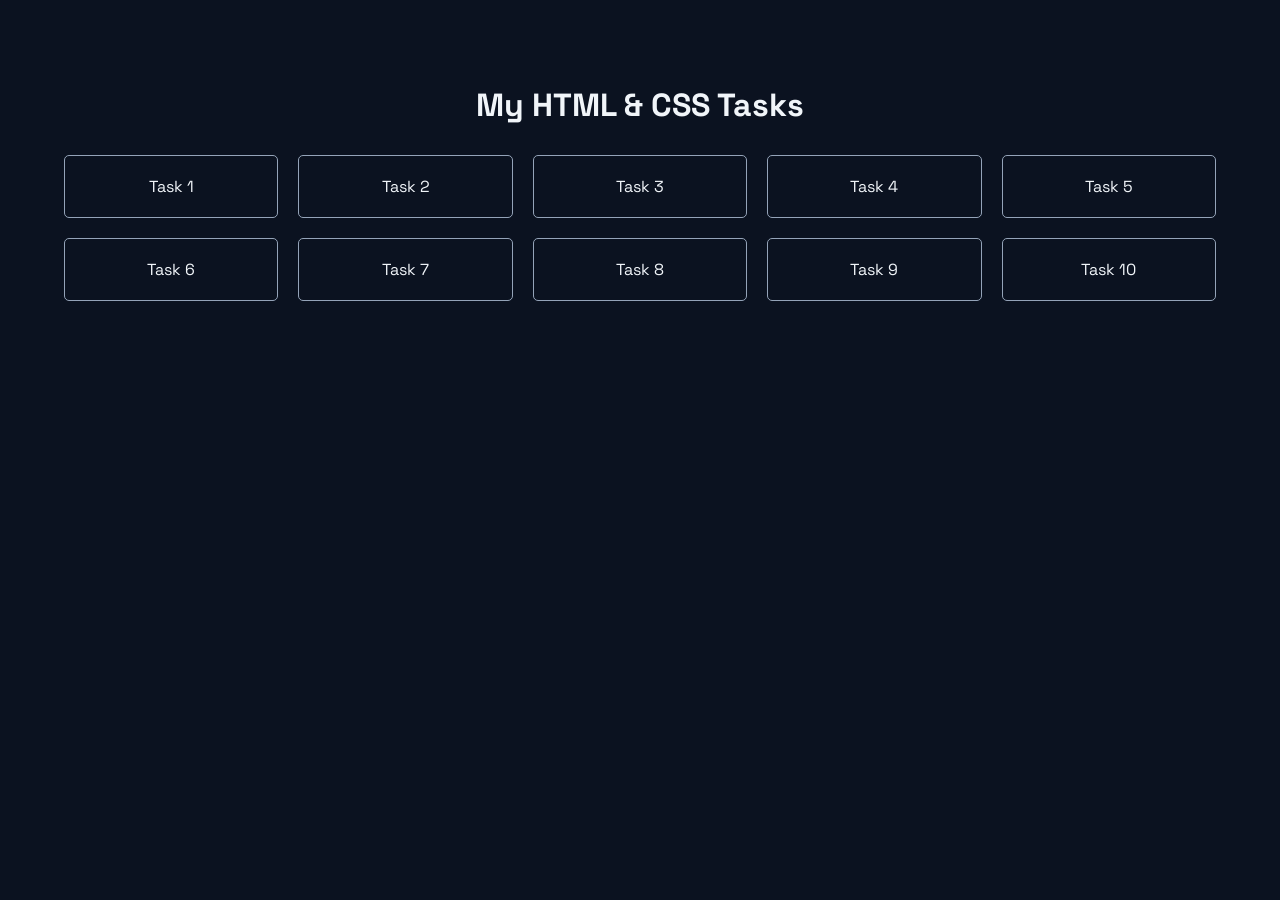
<file: index.html>
<!doctype html>
<html lang="en">
  <head>
    <head>
      <meta charset="UTF-8" />
      <meta name="viewport" content="width=device-width, initial-scale=1.0" />
      <link
        href="https://fonts.googleapis.com/css2?family=Space+Grotesk:wght@300..700&display=swap"
        rel="stylesheet"
      />
      <title>Main File</title>
      <link rel="stylesheet" href="../global.css" />
      <style>
        h1 {
          text-align: center;
          margin-bottom: 30px;
        }

        .links {
          display: grid;
          grid-template-columns: repeat(auto-fit, minmax(200px, 1fr));
          gap: 20px;
        }

        a {
          text-decoration: none;
          padding: 20px;
          border-radius: 5px;
          text-align: center;
          color: var(--primary-color);
          border: 1px solid var(--color-text-secondary);
        }

        a:hover {
          transform: translateY(-5px);
          color: #10b981;
        }
      </style>
    </head>
  </head>
  <body>
    <h1>My HTML & CSS Tasks</h1>

    <div class="links">
      <a href="./task-1/index.html">Task 1</a>
      <a href="./task-2/index.html">Task 2</a>
      <a href="./task-3/index.html">Task 3</a>
      <a href="./task-4/index.html">Task 4</a>
      <a href="./task-5/index.html">Task 5</a>
      <a href="./task-6/index.html">Task 6</a>
      <a href="./task-7/index.html">Task 7</a>
      <a href="./task-8/index.html">Task 8</a>
      <a href="./task-9/index.html">Task 9</a>
      <a href="./task-10/index.html">Task 10</a>
    </div>
  </body>
</html>
</file>
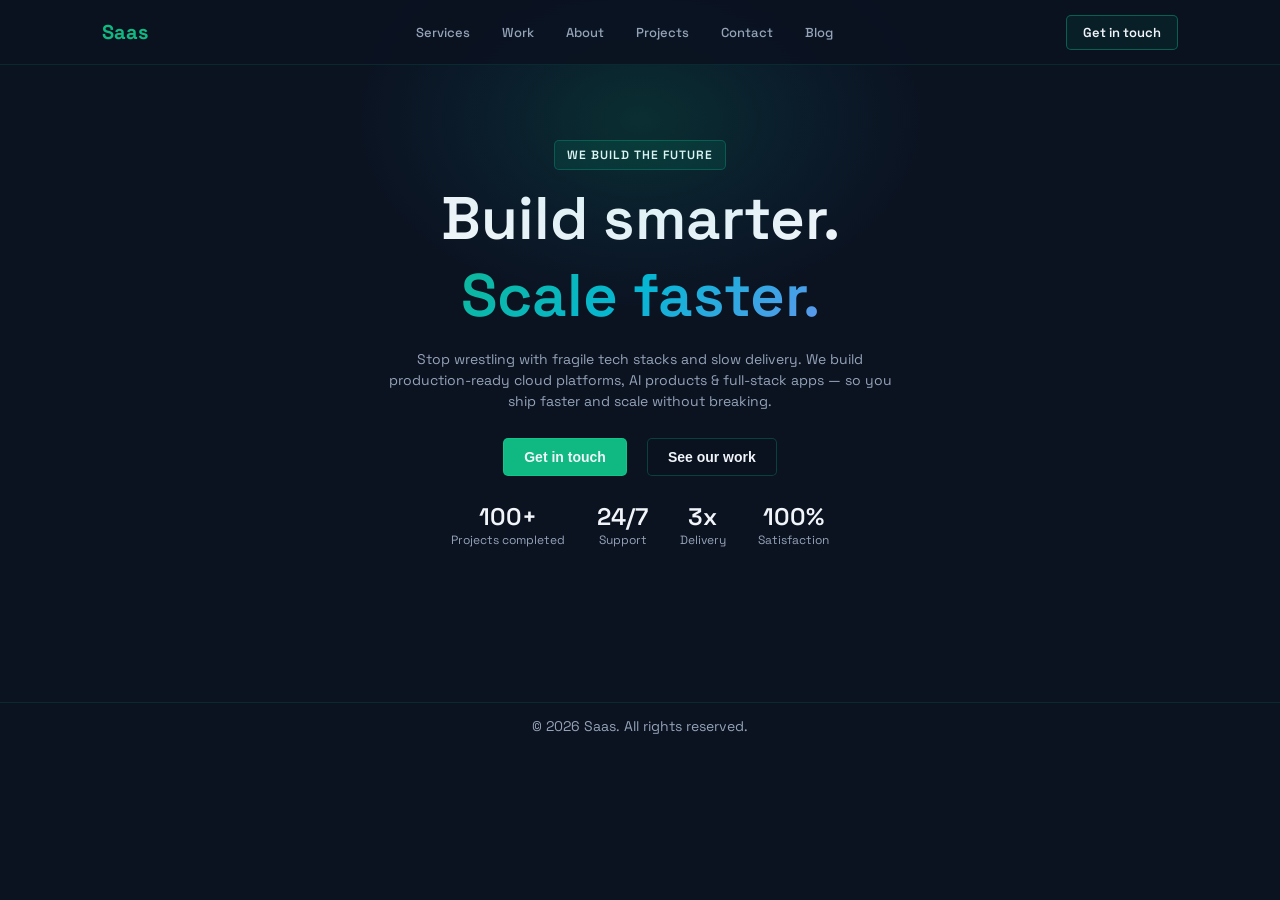
<file: task-1/index.html>
<html>
  <head>
    <title>Task 1</title>
    <link rel="stylesheet" href="style.css" />
    <link
      href="https://fonts.googleapis.com/css2?family=Space+Grotesk:wght@300..700&display=swap"
      rel="stylesheet"
    />
  </head>
  <body>
    <header class="navbar">
      <div class="navbar-containers">
        <h2 class="navbar-name">Saas</h2>
      </div>

      <div class="navbar-containers navbar-containers-1">
        <nav class="navbar-links">
          <a href="#services">Services</a>
          <a href="#work">Work</a>
          <a href="#about">About</a>
          <a href="#projects">Projects</a>
          <a href="#contact">Contact</a>
          <a href="#blog">Blog</a>
        </nav>
      </div>

      <div class="navbar-containers navbar-containers-2">
        <a href="#contact" class="navbar-cta"> Get in touch </a>
      </div>
    </header>

    <main>
      <div class="hero-container">
        <div>
          <p class="hero-badge">We build the future</p>
          <h1 class="hero-name">Build smarter.</h1>
          <h1 class="hero-name" id="secondary-hero-name">Scale faster.</h1>
          <p class="hero-description">
            Stop wrestling with fragile tech stacks and slow delivery. We build
            production-ready cloud platforms, AI products & full-stack apps — so
            you ship faster and scale without breaking.
          </p>
        </div>
        <div class="hero-button-container">
          <button class="primary-btn">Get in touch</button>

          <button class="secondary-btn">See our work</button>
        </div>

        <div>
          <div class="metrics-container">
            <div class="metric-item">
              <h2 class="metric-value">100+</h2>
              <p class="metric-label">Projects completed</p>
            </div>
            <div class="metric-item">
              <h2 class="metric-value">24/7</h2>
              <p class="metric-label">Support</p>
            </div>
            <div class="metric-item">
              <h2 class="metric-value">3x</h2>
              <p class="metric-label">Delivery</p>
            </div>
            <div class="metric-item">
              <h2 class="metric-value">100%</h2>
              <p class="metric-label">Satisfaction</p>
            </div>
          </div>
        </div>
      </div>
    </main>

    <footer class="footer">
      <p class="footer-text">© 2026 Saas. All rights reserved.</p>
    </footer>
  </body>
</html>
</file>
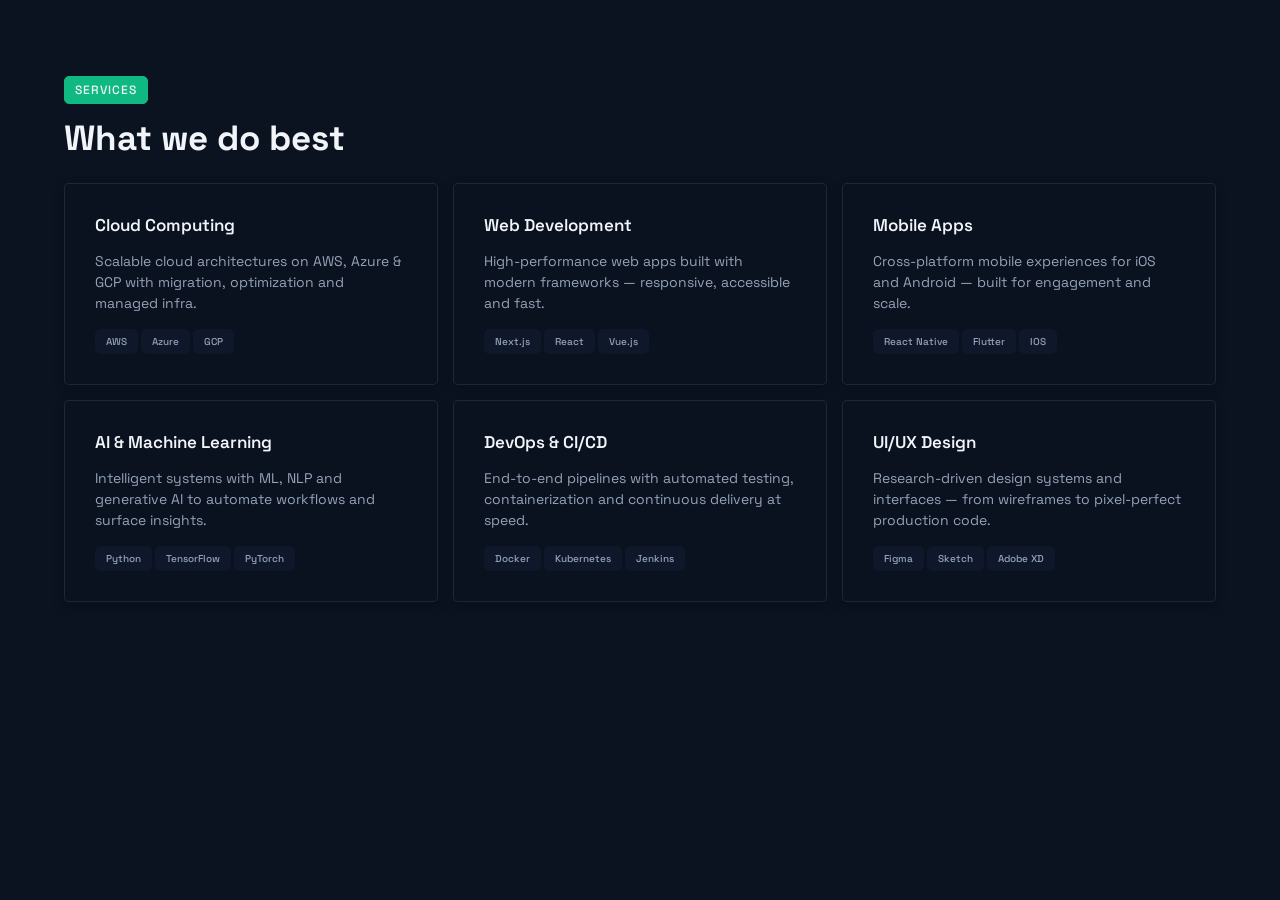
<file: task-2/index.html>
<html>
  <head>
    <title>Task 2 - Cards</title>
    <link rel="stylesheet" href="style.css" />
    <link
      href="https://fonts.googleapis.com/css2?family=Space+Grotesk:wght@300..700&display=swap"
      rel="stylesheet"
    />
  </head>
  <body>
    <div>
      <p class="card-badge">SERVICES</p>
      <h1 class="card-header">What we do best</h1>
    </div>
    <div class="cards-container">
      <div class="card">
        <h3 class="card-name">Cloud Computing</h3>
        <p class="card-description">
          Scalable cloud architectures on AWS, Azure & GCP with migration,
          optimization and managed infra.
        </p>
        <div class="card-tags">
          <span class="tag">AWS</span>
          <span class="tag">Azure</span>
          <span class="tag">GCP</span>
        </div>
      </div>

      <div class="card">
        <h3 class="card-name">Web Development</h3>
        <p class="card-description">
          High-performance web apps built with modern frameworks — responsive,
          accessible and fast.
        </p>
        <div class="card-tags">
          <span class="tag">Next.js</span>
          <span class="tag">React</span>
          <span class="tag">Vue.js</span>
        </div>
      </div>

      <div class="card">
        <h3 class="card-name">Mobile Apps</h3>
        <p class="card-description">
          Cross-platform mobile experiences for iOS and Android — built for
          engagement and scale.
        </p>
        <div class="card-tags">
          <span class="tag">React Native</span>
          <span class="tag">Flutter</span>
          <span class="tag">IOS</span>
        </div>
      </div>

      <div class="card">
        <h3 class="card-name">AI & Machine Learning</h3>
        <p class="card-description">
          Intelligent systems with ML, NLP and generative AI to automate
          workflows and surface insights.
        </p>
        <div class="card-tags">
          <span class="tag">Python</span>
          <span class="tag">TensorFlow</span>
          <span class="tag">PyTorch</span>
        </div>
      </div>

      <div class="card">
        <h3 class="card-name">DevOps & CI/CD</h3>
        <p class="card-description">
          End-to-end pipelines with automated testing, containerization and
          continuous delivery at speed.
        </p>
        <div class="card-tags">
          <span class="tag">Docker</span>
          <span class="tag">Kubernetes</span>
          <span class="tag">Jenkins</span>
        </div>
      </div>

      <div class="card">
        <h3 class="card-name">UI/UX Design</h3>
        <p class="card-description">
          Research-driven design systems and interfaces — from wireframes to
          pixel-perfect production code.
        </p>
        <div class="card-tags">
          <span class="tag">Figma</span>
          <span class="tag">Sketch</span>
          <span class="tag">Adobe XD</span>
        </div>
      </div>
    </div>
  </body>
</html>
</file>
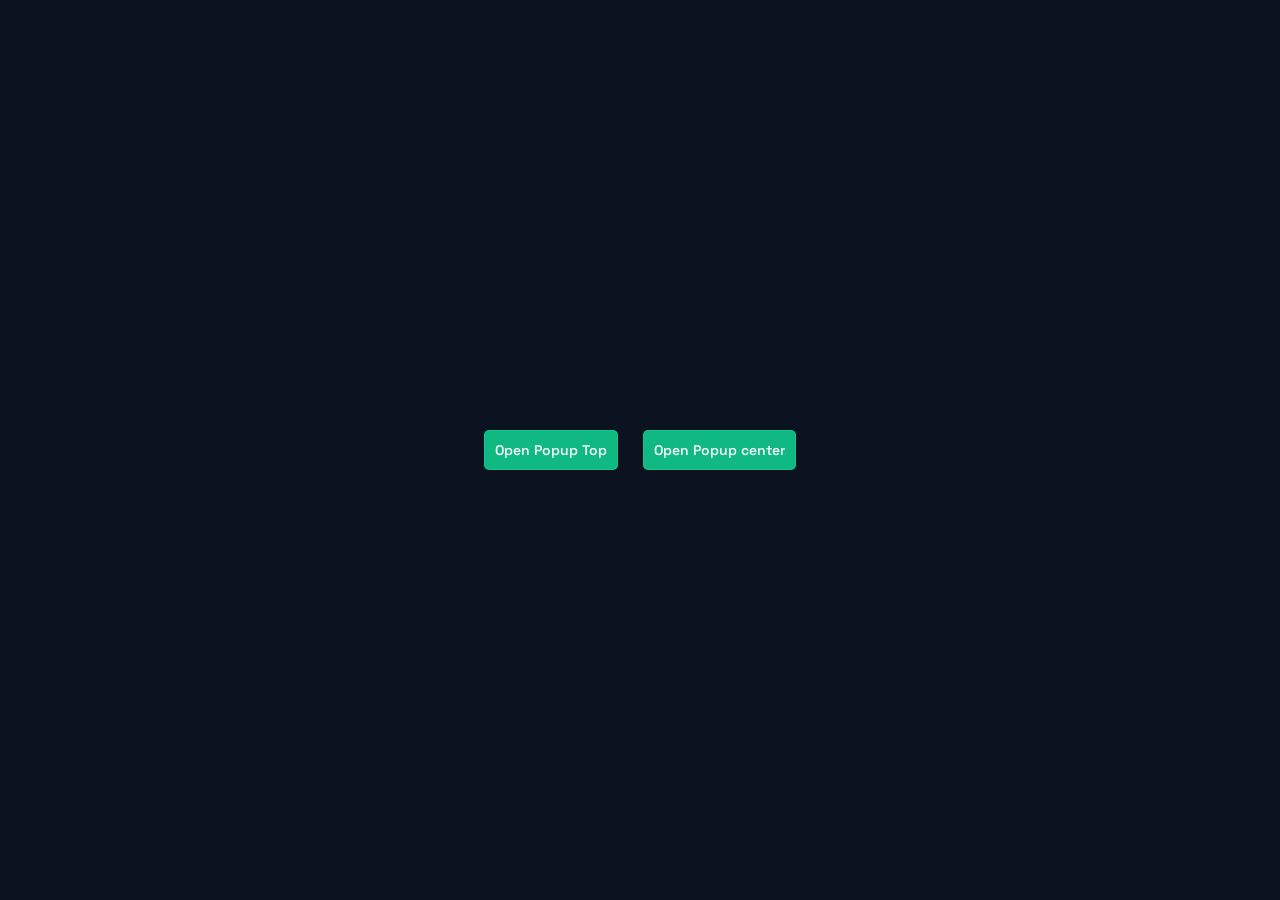
<file: task-5/index.html>
<!doctype html>
<html lang="en">
  <head>
    <meta charset="UTF-8" />
    <meta name="viewport" content="width=device-width, initial-scale=1.0" />
    <link rel="stylesheet" href="styles.css" />
    <link
      href="https://fonts.googleapis.com/css2?family=Space+Grotesk:wght@300..700&display=swap"
      rel="stylesheet"
    />
    <title>Task 5 - Popup</title>
  </head>
  <body>
    <div class="button-container">
      <a href="#modal1" class="primary-btn">Open Popup Top</a>
      <a href="#modal" class="primary-btn">Open Popup center</a>
    </div>

    <div id="modal" class="modal">
      <a href="#" class="modal-overlay"></a>
      <div class="modal-content">
        <div class="modal-header">
          <h2>Warning</h2>
          <a href="#" class="close-button">&times;</a>
        </div>
        <p>
          The IPL season is just around the corner, bringing excitement, intense
          rivalries, and unforgettable moments.
        </p>

        <div class="modal-footer">
          <a href="#" class="primary-btn">Subscribe</a>
          <a href="#" class="secondary-btn">Cancel</a>
        </div>
      </div>
    </div>

    <div id="modal1" class="modal1">
      <a href="#" class="modal-overlay"></a>
      <div class="modal-content">
        <div class="modal-header">
          <h2>Warning</h2>
          <a href="#" class="close-button">&times;</a>
        </div>
        <p>
          The IPL season is just around the corner, bringing excitement, intense
          rivalries, and unforgettable moments.
        </p>

        <div class="modal-footer">
          <a href="#" class="primary-btn">Subscribe</a>
          <a href="#" class="secondary-btn">Cancel</a>
        </div>
      </div>
    </div>
  </body>
</html>
</file>
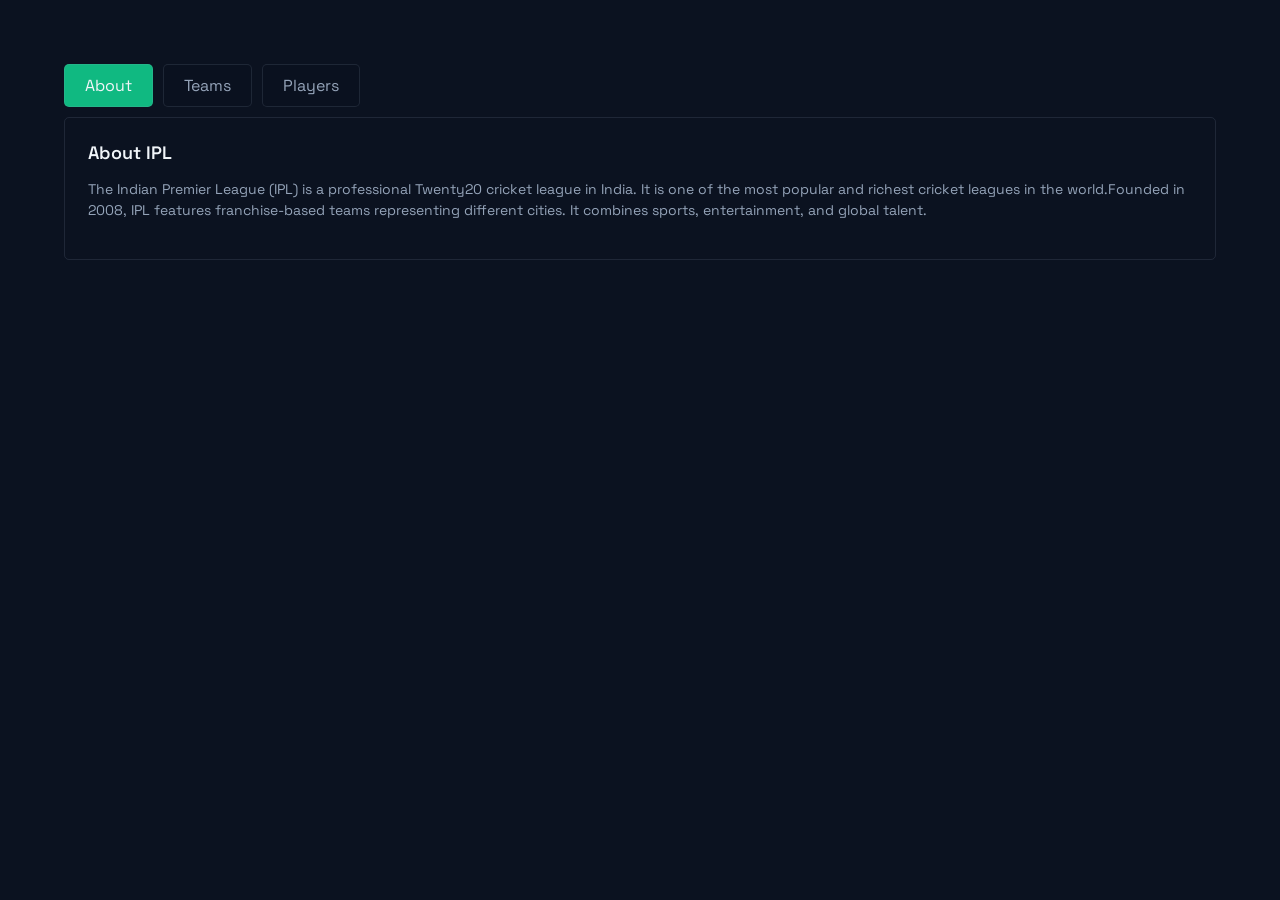
<file: task-6/index.html>
<!doctype html>
<html lang="en">
  <head>
    <meta charset="UTF-8" />
    <meta name="viewport" content="width=device-width, initial-scale=1.0" />
    <link
      href="https://fonts.googleapis.com/css2?family=Space+Grotesk:wght@300..700&display=swap"
      rel="stylesheet"
    />
    <title>Task -6 Tabbed Content</title>
    <link rel="stylesheet" href="styles.css" />
  </head>
  <body>
    <div class="tabs">
      <input type="radio" name="tab" id="about" checked />
      <input type="radio" name="tab" id="teams" />
      <input type="radio" name="tab" id="players" />

      <div class="tab-labels">
        <label for="about">About</label>
        <label for="teams">Teams</label>
        <label for="players">Players</label>
      </div>

      <div class="tab-content">
        <div class="content about">
          <h2>About IPL</h2>
          <p>
            The Indian Premier League (IPL) is a professional Twenty20 cricket
            league in India. It is one of the most popular and richest cricket
            leagues in the world.Founded in 2008, IPL features franchise-based
            teams representing different cities. It combines sports,
            entertainment, and global talent.
          </p>
        </div>

        <div class="content teams">
          <h2>IPL Teams</h2>
          <ol>
            <li>Chennai Super Kings (CSK)</li>
            <li>Mumbai Indians (MI)</li>
            <li>Royal Challengers Bangalore (RCB)</li>
            <li>Kolkata Knight Riders (KKR)</li>
            <li>Delhi Capitals (DC)</li>
            <li>Sunrisers Hyderabad (SRH)</li>
            <li>Rajasthan Royals (RR)</li>
            <li>Lucknow Super Giants (LSG)</li>
            <li>Gujarat Titans (GT)</li>
          </ol>
        </div>

        <div class="content players">
          <h2>Top Players</h2>
          <div>
            <h3>MS Dhoni</h3>
            <p>Captain of CSK, known for finishing matches calmly.</p>
          </div>

          <div>
            <h3>Virat Kohli</h3>
            <p>One of the best batsmen in the world, plays for RCB.</p>
          </div>

          <div>
            <h3>Rohit Sharma</h3>
            <p>Captain of Mumbai Indians, multiple IPL title winner.</p>
          </div>

          <div>
            <h3>Jasprit Bumrah</h3>
            <p>World-class fast bowler, deadly in death overs.</p>
          </div>
        </div>
      </div>
    </div>
  </body>
</html>
</file>
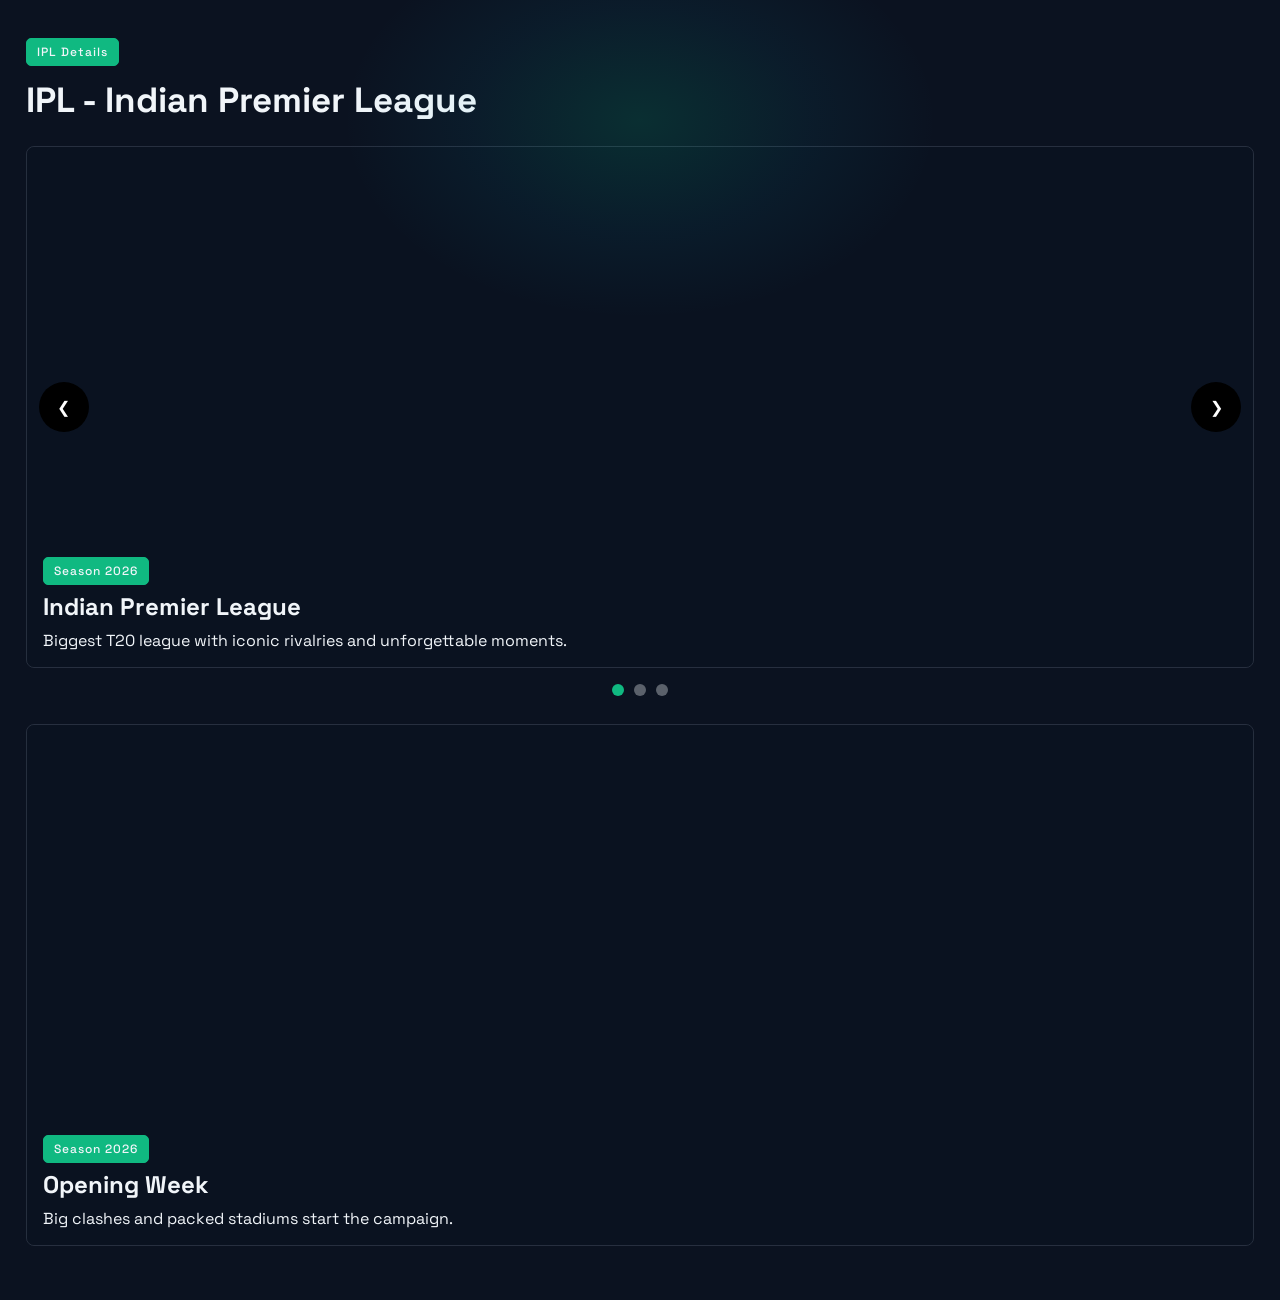
<file: task-7/index.html>
<!doctype html>
<html lang="en">
  <head>
    <meta charset="UTF-8" />
    <meta name="viewport" content="width=device-width, initial-scale=1.0" />
    <link
      href="https://fonts.googleapis.com/css2?family=Space+Grotesk:wght@300..700&display=swap"
      rel="stylesheet"
    />
    <title>Task - 7 Carousel</title>
    <link rel="stylesheet" href="../global.css" />
    <link rel="stylesheet" href="styles.css" />
  </head>
  <body>
    <!-- Carousel header with badges -->
    <div>
      <p class="grid-badge">IPL Details</p>
      <h1 class="grid-header">IPL - Indian Premier League</h1>
    </div>

    <!-- Radio buttons for navigation between images -->
    <input type="radio" name="slider" id="slide1" checked />
    <input type="radio" name="slider" id="slide2" />
    <input type="radio" name="slider" id="slide3" />

    <!-- Carousel image container -->
    <div class="carousel">
      <div class="slides">
        <!-- Carousel Slide - 1 -->
        <div class="slide slide-1">
          <div class="slide-content">
            <p class="grid-badge">Season 2026</p>
            <h2>Indian Premier League</h2>
            <p>
              Biggest T20 league with iconic rivalries and unforgettable
              moments.
            </p>
          </div>
        </div>

        <!-- Carousel Slide - 2 -->
        <div class="slide slide-2">
          <div class="slide-content">
            <p class="grid-badge">Top Performer</p>
            <h2>Virat Kohli</h2>
            <p>
              Consistency, intensity, and match-winning knocks under pressure.
            </p>
          </div>
        </div>

        <!-- Carousel Slide - 3 -->
        <div class="slide slide-3">
          <div class="slide-content">
            <p class="grid-badge">Grand Finale</p>
            <h2>Race For The Trophy</h2>
            <p>Every game counts on the road to lifting the IPL title.</p>
          </div>
        </div>
      </div>

      <!-- Left / Right Buttons -->
      <div class="arrows">
        <label for="slide3" class="arrow prev l1">&#10094;</label>
        <label for="slide2" class="arrow next r1">&#10095;</label>
        <label for="slide1" class="arrow prev l2">&#10094;</label>
        <label for="slide3" class="arrow next r2">&#10095;</label>
        <label for="slide2" class="arrow prev l3">&#10094;</label>
        <label for="slide1" class="arrow next r3">&#10095;</label>
      </div>

      <div class="arrows1">
        <label for="slide3" class="arrow1 prev l1">&#10094;</label>
        <label for="slide2" class="arrow1 next r1">&#10095;</label>
        <label for="slide1" class="arrow1 prev l2">&#10094;</label>
        <label for="slide3" class="arrow1 next r2">&#10095;</label>
        <label for="slide2" class="arrow1 prev l3">&#10094;</label>
        <label for="slide1" class="arrow1 next r3">&#10095;</label>
      </div>
    </div>

    <!-- Responsive labels for navigation -->
    <div class="nav">
      <label for="slide1"></label>
      <label for="slide2"></label>
      <label for="slide3"></label>
    </div>

    <!-- Separate section: auto sliding (CSS only) -->
    <section class="auto-section">
      <div class="auto-wrap">
        <div class="auto-track">
          <div class="auto-slide slide-1">
            <div class="slide-content">
              <p class="grid-badge">Season 2026</p>
              <h2>Opening Week</h2>
              <p>Big clashes and packed stadiums start the campaign.</p>
            </div>
          </div>

          <div class="auto-slide slide-2">
            <div class="slide-content">
              <p class="grid-badge">Top Performer</p>
              <h2>Virat Kohli</h2>
              <p>Composed knocks and strong starts in pressure games.</p>
            </div>
          </div>

          <div class="auto-slide slide-3">
            <div class="slide-content">
              <p class="grid-badge">Grand Finale</p>
              <h2>Title Race</h2>
              <p>Only the best finishers reach the final showdown.</p>
            </div>
          </div>
        </div>
      </div>
    </section>
  </body>
</html>
</file>
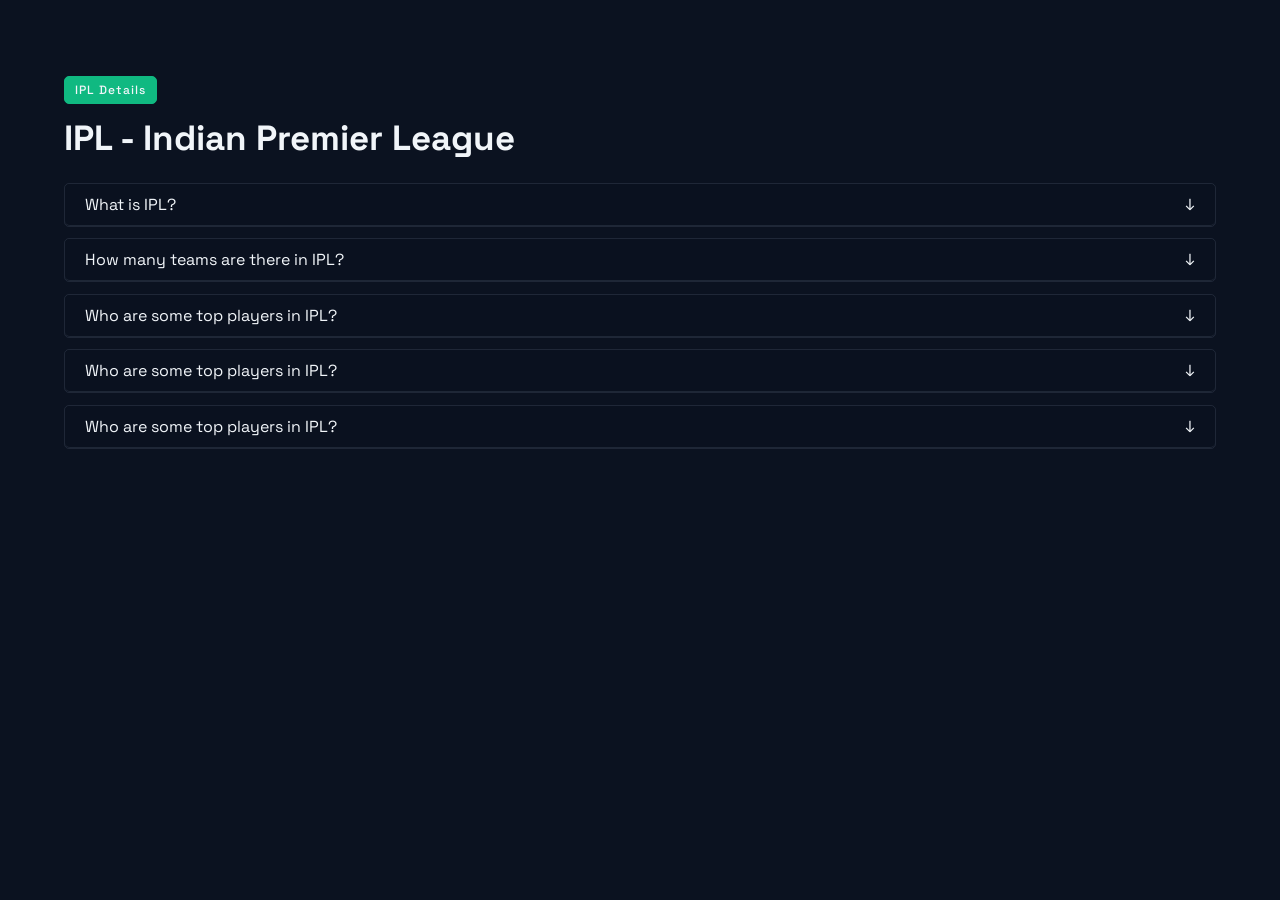
<file: task-8/index.html>
<!doctype html>
<html lang="en">
  <head>
    <meta charset="UTF-8" />
    <meta name="viewport" content="width=device-width, initial-scale=1.0" />
    <link
      href="https://fonts.googleapis.com/css2?family=Space+Grotesk:wght@300..700&display=swap"
      rel="stylesheet"
    />
    <title>Task 8 - Accordion</title>
    <link rel="stylesheet" href="../global.css" />
    <link rel="stylesheet" href="styles.css" />
  </head>
  <body>
    <div>
      <p class="grid-badge">IPL Details</p>
      <h1 class="grid-header">IPL - Indian Premier League</h1>
    </div>
    <div class="accordion">
      <div class="accordion-item">
        <input type="checkbox" id="item1" />
        <label for="item1">What is IPL?</label>
        <div class="content">
          The Indian Premier League (IPL) is a professional Twenty20 cricket
          league in India. It is one of the most popular and richest cricket
          leagues in the world.Founded in 2008, IPL features franchise-based
          teams representing different cities. It combines sports,
          entertainment, and global talent.
        </div>
      </div>

      <div class="accordion-item">
        <input type="checkbox" id="item2" />
        <label for="item2">How many teams are there in IPL?</label>
        <div class="content">
          There are currently 10 teams in the Indian Premier League (IPL):
          Chennai Super Kings (CSK), Mumbai Indians (MI), Royal Challengers
          Bangalore (RCB), Kolkata Knight Riders (KKR), Delhi Capitals (DC),
          Sunrisers Hyderabad (SRH), Rajasthan Royals (RR), Lucknow Super Giants
          (LSG), Gujarat Titans (GT), and Punjab Kings (PBKS).
        </div>
      </div>

      <input type="checkbox" id="item3" class="item3" />

      <div class="accordion-item item3">
        <label for="item3">Who are some top players in IPL?</label>
        <div class="content">
          Some top players in the Indian Premier League (IPL) include MS Dhoni,
          Virat Kohli, Rohit Sharma, AB de Villiers, Andre Russell, Jasprit
          Bumrah, and David Warner. These players have made significant
          contributions to their teams and have been fan favorites over the
          years.
        </div>
      </div>

      <div class="accordion-item item3">
        <label for="item3">Who are some top players in IPL?</label>
        <div class="content">
          Some top players in the Indian Premier League (IPL) include MS Dhoni,
          Virat Kohli, Rohit Sharma, AB de Villiers, Andre Russell, Jasprit
          Bumrah, and David Warner. These players have made significant
          contributions to their teams and have been fan favorites over the
          years.
        </div>
      </div>

      <div class="accordion-item item3">
        <label for="item3">Who are some top players in IPL?</label>
        <div class="content">
          Some top players in the Indian Premier League (IPL) include MS Dhoni,
          Virat Kohli, Rohit Sharma, AB de Villiers, Andre Russell, Jasprit
          Bumrah, and David Warner. These players have made significant
          contributions to their teams and have been fan favorites over the
          years.
        </div>
      </div>
    </div>
  </body>
</html>
</file>
<file: global.css>
:root {
  --color-bg: #0b1220;
  --color-surface: rgba(11, 18, 32, 0.9);
  --color-border: rgba(148, 163, 184, 0.15);
  --color-primary: #10b981;
  --color-text-primary: #f1f5f9;
  --color-text-secondary: #94a3b8;
  --radius-sm: 5px;
}

* {
  box-sizing: border-box;
}

body {
  margin: 0;
  padding: 5%;
  font-family: "Space Grotesk", sans-serif;
  background: var(--color-bg);
  color: var(--color-text-primary);
}

.grid-badge {
  display: inline-block;
  font-size: 12px;
  font-weight: 500;
  color: var(--color-text-primary);
  background: var(--color-primary);
  border: 1px solid var(--color-primary);
  padding: 5px 10px;
  border-radius: var(--radius-sm);
  letter-spacing: 1px;
  margin-bottom: 0;
}

.grid-header {
  font-size: 35px;
  color: var(--color-text-primary);
  margin: 1% 0 2% 0;
  letter-spacing: 0;
}

.primary-btn,
.secondary-btn {
  font-size: 14px;
  font-weight: 600;
  border-radius: var(--radius-sm);
  padding: 10px 20px;
  text-decoration: none;
}

.primary-btn {
  color: var(--color-text-primary);
  background-color: var(--color-primary);
  border: 1px solid rgba(0, 255, 178, 0.2);
}

.secondary-btn {
  color: var(--color-text-primary);
  background: rgba(11, 18, 32, 0.95);
  border: 1px solid rgba(0, 255, 178, 0.2);
}

section::before {
  content: "";
  position: absolute;
  top: -80px;
  left: 50%;
  transform: translateX(-50%);
  width: 600px;
  height: 400px;
  background: radial-gradient(
    ellipse at center,
    rgba(0, 255, 178, 0.12) 0%,
    rgba(6, 182, 212, 0.06) 40%,
    transparent 70%
  );
  z-index: 0;
}
</file>
<file: task-1/style.css>
body {
  margin: 0;
  padding: 0;
  font-family: "Space Grotesk", sans-serif;
  background: rgba(11, 18, 32);
}

.navbar {
  position: fixed;
  top: 0;
  left: 0;
  right: 0;
  height: 64px;
  display: flex;
  align-items: center;
  padding: 0 8%;
  background: rgba(11, 18, 32, 0.85);
  backdrop-filter: blur(14px);
  border-bottom: 1px solid rgba(0, 255, 178, 0.1);
  z-index: 100;
}

.navbar-containers {
  flex: 1;
  display: flex;
  align-items: center;
}

.navbar-containers-1 {
  justify-content: center;
}

.navbar-containers-2 {
  justify-content: flex-end;
}

.navbar-name {
  font-size: 20px;
  font-weight: 800;
  color: #10b981;
  margin-top: 0px;
  margin-bottom: 0px;
}

.navbar-links {
  display: flex;
  gap: 32px;
  margin-right: 32px;
}

.navbar-links a {
  font-size: 13px;
  font-weight: 500;
  color: #94a3b8;
  text-decoration: none;
  transition: color 0.2s ease;
}

.navbar-links a:hover {
  color: #f1f5f9;
}

.navbar-cta {
  font-size: 13px;
  font-weight: 600;
  color: #f1f5f9;
  text-decoration: none;
  padding: 8px 16px;
  border: 1px solid rgba(0, 255, 178, 0.3);
  border-radius: 5px;
  background: rgba(0, 255, 178, 0.06);
}

.navbar-cta:hover {
  background: rgba(0, 255, 178, 0.12);
  border-color: #10b981;
  box-shadow: 0 0 14px rgba(0, 255, 178, 0.2);
}

@media (max-width: 768px) {
  .navbar-links {
    display: none;
  }
}

/* Hero Section */

.hero-container {
  position: relative;
  text-align: center;
  padding: 10% 30% 0% 30%;
  box-sizing: border-box;
  overflow: hidden;
}

.hero-container::before {
  content: "";
  position: absolute;
  top: -80px;
  left: 50%;
  transform: translateX(-50%);
  width: 600px;
  height: 400px;
  background: radial-gradient(
    ellipse at center,
    rgba(0, 255, 178, 0.12) 0%,
    rgba(6, 182, 212, 0.06) 40%,
    transparent 70%
  );
  z-index: 0;
}

.hero-badge {
  display: inline-block;
  font-size: 12px;
  font-weight: 600;
  color: #f1f5f9;
  padding: 6px 12px;
  border-radius: 5px;
  background: rgba(0, 255, 178, 0.08);
  border: 1px solid rgba(0, 255, 178, 0.2);
  letter-spacing: 1px;
  text-transform: uppercase;
  margin-bottom: 10px;
}

.hero-name {
  font-size: 60px;
  font-weight: 600;
  color: #f1f5f9;
  margin-top: 0px;
  margin-bottom: 0px;
}

#secondary-hero-name {
  background: linear-gradient(135deg, #10b981, #06b6d4, #818cf8);
  -webkit-background-clip: text;
  -webkit-text-fill-color: transparent;
  background-clip: text;
  color: transparent;

  -webkit-box-decoration-break: clone;
  box-decoration-break: clone;
}

.hero-description {
  font-size: 14px;
  color: #94a3b8;
  line-height: 1.5;
  margin: 15px 0 15px 0;
  flex-grow: 1;
}

.hero-button-container {
  display: flex;
  justify-content: center;
  gap: 20px;
  margin-top: 5%;
}

.primary-btn {
  font-size: 14px;
  font-weight: 600;
  color: #f1f5f9;
  padding: 10px 20px;
  border-radius: 5px;
  background-color: #10b981;
  border: 1px solid rgba(0, 255, 178, 0.2);
}

.primary-btn:hover {
  border: 1px solid #10b981;
  box-shadow: 0 8px 24px rgba(0, 255, 178, 0.3);
  transform: translateX(-4px);
}

.secondary-btn {
  font-size: 14px;
  font-weight: 600;
  color: #f1f5f9;
  padding: 10px 20px;
  border-radius: 5px;
  background: rgba(11, 18, 32, 0.95);
  border: 1px solid rgba(0, 255, 178, 0.2);
  cursor: pointer;
}

.secondary-btn:hover {
  border: 1px solid #10b981;
  box-shadow: 0 8px 24px rgba(0, 255, 178, 0.3);
  transform: translateY(-4px);
}

.metrics-container {
  display: flex;
  justify-content: space-around;
  padding: 5% 10% 5% 10%;
  box-sizing: border-box;
}

.metric-value {
  font-size: 24px;
  font-weight: 600;
  color: #f1f5f9;
  margin: 0;
}

.metric-label {
  font-size: 12px;
  color: #94a3b8;
  margin: 0;
}


/* Footer */

.footer{
  text-align:center;
  font-size:14px;
  color: #94a3b8;
  margin: 10% 0 0 0;
  border-top:1px solid rgba(0, 255, 178, 0.1);
}
</file>
<file: task-2/style.css>
body {
  margin: 0;
  padding: 5%;
  font-family: "Space Grotesk", sans-serif;
  background: rgba(11, 18, 32);
  color: var(--text-primary);
}

.card-badge {
  display: inline-block;
  font-size: 12px;
  font-weight: 500;
  color: #f1f5f9;
  background: #10b981;
  border: 1px solid #10b981;
  padding: 5px 10px;
  border-radius: 5px;
  letter-spacing: 1px;
  margin-bottom: 0;
}

.card-header {
  font-size: 35px;
  color: #f1f5f9;
  margin: 1% 0 2% 0;
  letter-spacing: 0;
}

.cards-container {
  display: grid;
  grid-template-columns: repeat(auto-fit, minmax(300px, 1fr));
  gap: 15px;
  width: 100%;
}

.card {
  display: flex;
  flex-direction: column;
  padding: 30px;
  background: rgba(11, 18, 32, 0.8);
  border: 1px solid rgba(148, 163, 184, 0.15);
  border-radius: 5px;
  box-shadow: 0 4px 12px rgba(0, 0, 0, 0.2);
}

.card:hover {
  background: rgba(11, 18, 32, 0.95);
  border: 1px solid #10b981;
  box-shadow: 0 8px 24px rgba(0, 255, 178, 0.15);
  transform: translateY(-4px);
}

.card-name {
  font-size: 17px;
  font-weight: 600;
  color: #f1f5f9;
  margin: 0 0 15px 0;
}

.card-description {
  font-size: 14px;
  color: #94a3b8;
  line-height: 1.5;
  margin: 0 0 15px 0;
  flex-grow: 1;
}

.card-tags {
  display: flex;
  flex-wrap: wrap;
  gap: 1%;
}

.tag {
  display: inline-block;
  font-size: 10px;
  font-weight: 500;
  color: #94a3b8;
  background: #0f172a;
  border: 1px solid #0f172a;
  padding: 5px 10px;
  border-radius: 5px;
  transition: all 0.2s ease;
}
</file>
<file: task-5/styles.css>
body {
  margin: 0;
  padding: 0;
  font-family: "Space Grotesk", sans-serif;
  background: #0b1220;
}

.button-container {
  display: flex;
  justify-content: center;
  align-items: center;
  height: 100vh;
  gap:2%;
}

.primary-btn {
  font-size: 14px;
  font-weight: 600;
  color: #f1f5f9;
  padding: 10px 20px;
  border-radius: 5px;
  background-color: #10b981;
  border: 1px solid rgba(0, 255, 178, 0.2);
}

.button-container a {
  text-decoration: none;
  color: #f1f5f9;
}

.modal {
  position: fixed;
  top: 0;
  left: 0;
  right: 0;
  bottom: 0;
  display: flex;
  justify-content: center;
  align-items: center;
  background: rgba(11, 18, 32, 0.85);
  backdrop-filter: blur(14px);
  opacity: 0;
  visibility: hidden;
}

.modal-content {
  width: 350px;
  padding: 16px;
  border-radius: 6px;
  border: 1px solid rgba(148, 163, 184, 0.15);
}

.modal-content:hover {
  transform: translateY(-4px);
  border: 1px solid rgba(148, 163, 184, 0.3);
}

.modal-content h2 {
  font-size: 17px;
  font-weight: 600;
  color: #f1f5f9;
}

.close-button {
  font-size: 16px;
  font-weight: bold;
  color: #fff;
  text-decoration: none;
  background-color: red;

  width: 28px;
  height: 28px;

  display: flex;
  align-items: center;
  justify-content: center;

  border-radius: 4px;
}

.close-button:hover {
  background-color: darkred;
}

.modal-content p {
  font-size: 14px;
  color: #94a3b8;
}

#modal:target {
  opacity: 1;
  visibility: visible;
}

.modal-header {
  display: flex;
  justify-content: space-between;
  align-items: center;
  margin-bottom: 10%;
}

.modal-footer {
  display: flex;
  justify-content: flex-end;
  gap: 10px;
  margin-top: 20px;
  margin-top: 10%;
}

.primary-btn {
  font-size: 14px;
  font-weight: 600;
  color: #f1f5f9;
  padding: 10px 10px;
  border-radius: 5px;
  background-color: #10b981;
  border: 1px solid rgba(0, 255, 178, 0.2);
  text-decoration: none;
}

.primary-btn:hover {
  background-color: #0f9e6e;
  border: 1px solid rgba(0, 255, 178, 0.4);
}

.secondary-btn {
  font-size: 14px;
  font-weight: 600;
  color: #f1f5f9;
  padding: 10px 10px;
  border-radius: 5px;
  background-color: transparent;
  border: 1px solid rgba(241, 245, 249, 0.2);
  text-decoration: none;
}

.secondary-btn:hover {
  background-color: rgba(241, 245, 249, 0.1);
  border: 1px solid rgba(241, 245, 249, 0.4);
}

.modal1 {
  position: fixed;
  top: 0;
  left: 0;
  right: 0;
  bottom: 0;
  display: flex;
  justify-content: center;
  align-items: flex-start;
  padding-top: 20px;
  background: rgba(11, 18, 32, 0.85);
  backdrop-filter: blur(14px);
  opacity: 0;
  visibility: hidden;
}

#modal1:target {
  opacity: 1;
  visibility: visible;
}

.modal-overlay {
  position: absolute;
  inset: 0;
}
</file>
<file: task-6/styles.css>
body {
  margin: 0;
  padding: 5%;
  font-family: "Space Grotesk", sans-serif;
  background: #0b1220;
}

input[type="radio"] {
  display: none;
}

.tab-labels {
  display: flex;
  gap: 10px;
  margin-bottom: 10px;
}

.tab-labels label {
  padding: 10px 20px;
  background: rgba(11, 18, 32, 0.9);
  cursor: pointer;
  border-radius: 5px;
  transition: all 1.2s ease;
  border: 1px solid rgba(148, 163, 184, 0.15);
  color: #94a3b8;
}

.tab-labels label:hover {
  color: #f1f5f9;
  border: 1px solid #10b981;
}

.content {
  opacity: 0;
  transform: translateY(10px);
  border: 1px solid rgba(148, 163, 184, 0.15); 
  border-radius: 5px;
  padding: 2%;
  position: absolute;
  transition: all 1.3s ease;
}

.content:hover {
  border: 1px solid #10b981;
}

.content h2 {
  font-size: 18px;
  font-weight: 600;
  color: #f1f5f9;
  margin: 0 0 15px 0;
}

.content h3 {
  font-size: 15px;
  font-weight: 600;
  color: #f1f5f9;
  margin: 0 0 0 0;
}

.content p {
  font-size: 14px;
  color: #94a3b8;
  line-height: 1.5;
  margin: 0 0 15px 0;
  flex-grow: 1;
}

.content ol {
  font-size: 14px;
  color: #94a3b8;
  line-height: 1.5;
}

.content li {
  margin-bottom: 15px;
}

#about:checked ~ .tab-content .about,
#teams:checked ~ .tab-content .teams,
#players:checked ~ .tab-content .players {
  opacity: 1;
  transform: translateY(0);
  position: relative;
}

#about:checked ~ .tab-labels label[for="about"],
#teams:checked ~ .tab-labels label[for="teams"],
#players:checked ~ .tab-labels label[for="players"] {
  background: #10b981;
  color: #f1f5f9;
}
</file>
<file: task-7/styles.css>
input[type="radio"] {
  display: none;
}

body {
  padding: 2%;
}

/* Carousel Container */
.carousel {
  width: min(100%, 1500px);
  margin: 0 auto;
  overflow: hidden;
  border: 1px solid rgba(148, 163, 184, 0.2);
  border-radius: 8px;
  position: relative;
}

/* Slides Wrapper */
.slides {
  display: flex;
  width: 100%;
  transition: all 0.35s ease;
}

/* Individual Slide */
.slide {
  min-width: 100%;
  height: clamp(260px, 52vw, 520px);
  position: relative;
  background-position: center;
  background-size: cover;
  background-repeat: no-repeat;
}

.slide::before {
  content: "";
  position: absolute;
  inset: 0;
  background: rgba(11, 18, 32, 0.5);
}

/* Slide Backgrounds */
.slide-1 {
  background-image: url("https://assets.bcci.tv/watermarkoutput/bcci/photos/7005/885a9615-a868-4efa-a6e0-add7c777697f.jpg");
}

.slide-2 {
  background-image: url("https://assets.bcci.tv/watermarkoutput/bcci/photos/1872/eeda2a6e-ce0b-4b59-b7b4-2244c68cc7b2.jpg");
}

.slide-3 {
  background-image: url("https://assets.bcci.tv/watermarkoutput/bcci/photos/1872/1fde5147-22e4-4120-b139-fa23277a8545.jpg");
}

.slide-content {
  position: absolute;
  left: 16px;
  right: 16px;
  bottom: 16px;
  z-index: 1;
  max-width: 560px;
  color: #f1f5f9;
}

.slide-content h2 {
  margin: 6px 0 0;
  color: var(--color-text-primary);
}

.slide-content p {
  margin: 8px 0 0;
  color: var(--color-text-primary);
}

/* Navigation Dots */
.nav {
  display: flex;
  justify-content: center;
  gap: 10px;
  margin-top: 16px;
}

.nav label {
  width: 12px;
  height: 12px;
  border-radius: 50%;
  background: rgba(241, 245, 249, 0.35);
  cursor: pointer;
}

/* Slide Control Logic */
#slide1:checked ~ .carousel .slides {
  transform: translateX(0%);
}

#slide2:checked ~ .carousel .slides {
  transform: translateX(-100%);
}

#slide3:checked ~ .carousel .slides {
  transform: translateX(-200%);
}

#slide1:checked ~ .nav label[for="slide1"],
#slide2:checked ~ .nav label[for="slide2"],
#slide3:checked ~ .nav label[for="slide3"] {
  background: #10b981;
}

@media (max-width: 768px) {
  .slide-content {
    left: 12px;
    right: 12px;
    bottom: 12px;
  }
}

/* New CSS (added at bottom): arrows + separate auto slider */
.arrows .arrow {
  display: none;
  position: absolute;
  top: 50%;
  transform: translateY(-50%);
  width: 50px;
  height: 50px;
  background: black;
  color: white;
  cursor: pointer;
  z-index: 2;
  user-select: none;
  text-align: center;
  border-radius: 50%;
  align-items: center;
  justify-content: center;
}

.arrows .prev {
  left: 12px;
}

.arrows .next {
  right: 12px;
}

.arrows1 .arrow1 {
  display: none;
  position: absolute;
  top: 50%;
  transform: translateY(-50%);
  width: 300px;
  height: 500px;
  background: transparent;
  color: transparent;
  line-height: 36px;
  cursor: pointer;
  z-index: 2;
  user-select: none;
}

.arrows1 .prev {
  left: 12px;
}

.arrows1 .next {
  right: 12px;
}

#slide1:checked ~ .carousel .l1,
#slide1:checked ~ .carousel .r1,
#slide2:checked ~ .carousel .l2,
#slide2:checked ~ .carousel .r2,
#slide3:checked ~ .carousel .l3,
#slide3:checked ~ .carousel .r3 {
  display: flex;
}

.auto-section {
  width: min(100%, 1500px);
  margin: 28px auto;
}

.auto-wrap {
  overflow: hidden;
  border: 1px solid rgba(148, 163, 184, 0.2);
  border-radius: 8px;
}

.auto-track {
  display: flex;
  animation: autoMove 9s infinite;
}

.auto-slide {
  position: relative;
  min-width: 100%;
  height: clamp(260px, 52vw, 520px);
  background-position: center;
  background-size: cover;
  background-repeat: no-repeat;
}

.auto-slide::before {
  content: "";
  position: absolute;
  inset: 0;
  background: rgba(11, 18, 32, 0.5);
}

@keyframes autoMove {
  0%,
  30% {
    transform: translateX(0);
  }
  33%,
  63% {
    transform: translateX(-100%);
  }
  66%,
  96% {
    transform: translateX(-200%);
  }
  100% {
    transform: translateX(0);
  }
}
</file>
<file: task-8/styles.css>
body {
  margin: 0;
  padding: 5%;
  font-family: "Space Grotesk", sans-serif;
  background: #0b1220;
}

.grid-badge {
  display: inline-block;
  font-size: 12px;
  font-weight: 500;
  color: #f1f5f9;
  background: #10b981;
  border: 1px solid #10b981;
  padding: 5px 10px;
  border-radius: 5px;
  letter-spacing: 1px;
  margin-bottom: 0;
}

.grid-header {
  font-size: 35px;
  color: #f1f5f9;
  margin: 1% 0 2% 0;
  letter-spacing: 0;
}

.accordion-item {
  margin-bottom: 1%;
  border: 1px solid rgba(148, 163, 184, 0.15);
  border-radius: 5px;
}

.accordion-item label {
  display: block;
  padding: 10px 20px;
  background: rgba(11, 18, 32, 0.9);
  cursor: pointer;
  border-radius: 5px;
  transition: 0.3s;
  color: #f1f5f9;
  border-bottom:1px solid rgba(148, 163, 184, 0.15);;
}

label::after {
  content: "↓";
  float: right;
}

input:checked + label::after {
  transform: rotate(180deg);
}

.content {
  display: none;
  color: #94a3b8;
  padding: 20px;
  border-radius: 5px;
  animation: fade 0.3s ease;
}

.accordion-item input[type="checkbox"] {
  display: none;
}

.accordion > input.item3 {
  display: none;
}

#item1:checked ~ .content {
  display: block;
}

#item2:checked ~ .content {
  display: block;
}

#item3:checked ~ .item3 .content {
  display: block;
}
</file>
